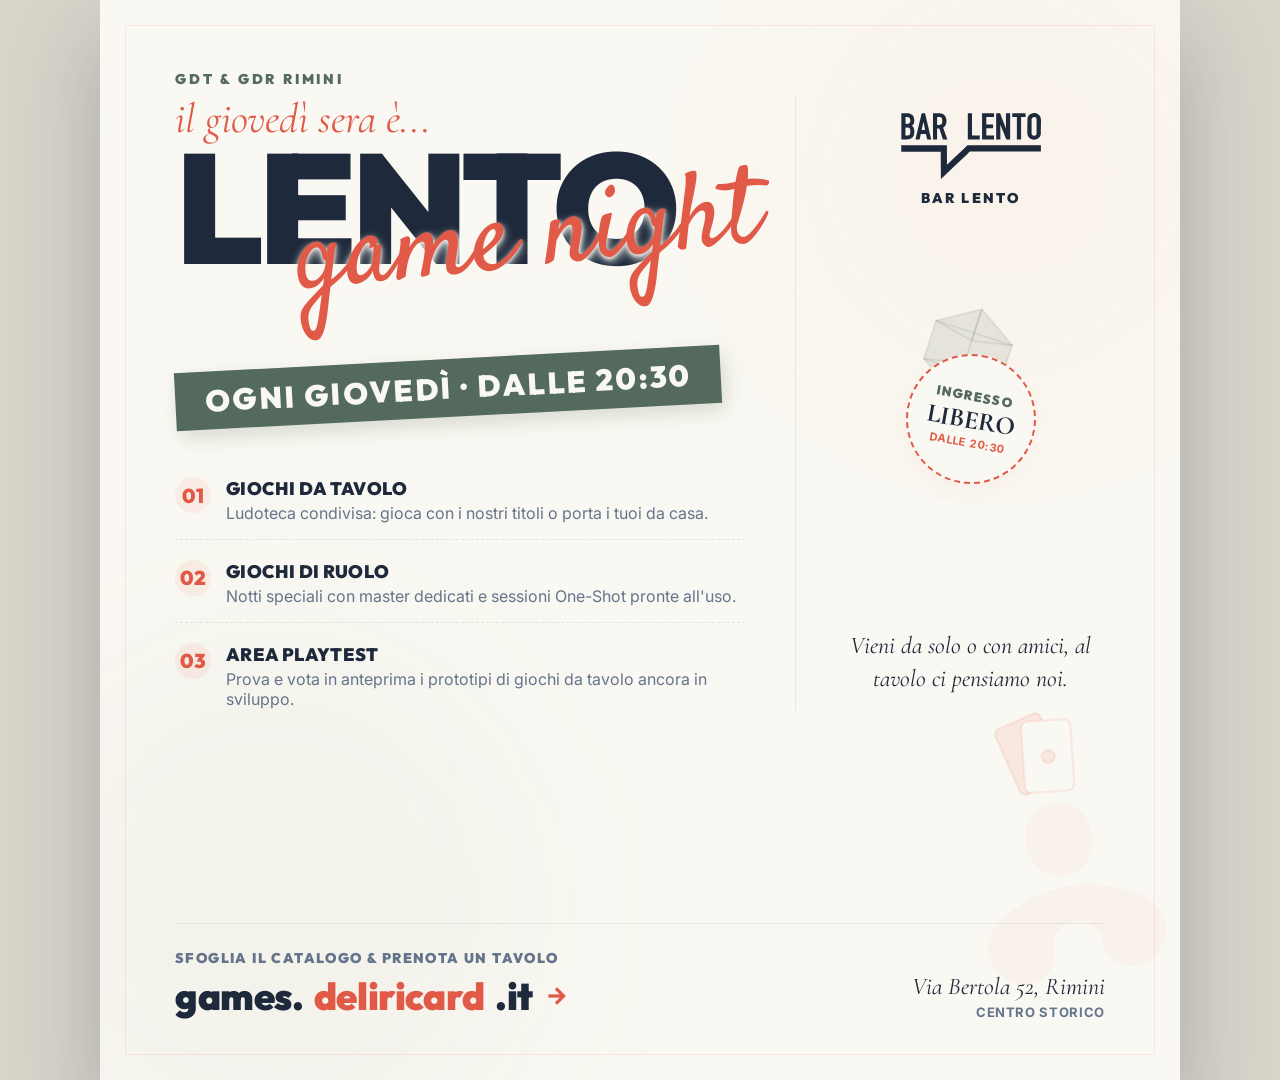
<file: volantino.html>
<!DOCTYPE html>
<html lang="it">
<head>
  <meta charset="UTF-8">
  <title>Volantino Instagram Bar Lento</title>
  <!-- Google Fonts -->
  <link rel="preconnect" href="https://fonts.googleapis.com">
  <link rel="preconnect" href="https://fonts.gstatic.com" crossorigin>
  <link href="https://fonts.googleapis.com/css2?family=Cormorant+Garamond:ital,wght@1,500;1,600;1,700&family=Inter:wght@400;500;600;700&family=Outfit:wght@800;900&family=Satisfy&display=swap" rel="stylesheet">
  <style>
    :root {
      --color-bg: #faf8f2; /* Warm paper cream */
      --color-accent: #e05a47; /* Terracotta */
      --color-accent-sage: #536a5c; /* Sage Green */
      --color-text-dark: #1e293b;
      --color-text-muted: #64748b;
      --font-display: 'Outfit', sans-serif;
      --font-serif: 'Cormorant Garamond', serif;
      --font-script: 'Satisfy', cursive;
      --font-body: 'Inter', sans-serif;
    }

    * {
      box-sizing: border-box;
      margin: 0;
      padding: 0;
    }

    body {
      background-color: #d8d4ca;
      display: flex;
      justify-content: center;
      align-items: center;
      min-height: 100vh;
      font-family: var(--font-body);
      -webkit-font-smoothing: antialiased;
    }

    /* Instagram 1:1 post container - Canva style */
    .instagram-post {
      width: 1080px;
      height: 1080px;
      background-color: var(--color-bg);
      position: relative;
      overflow: hidden;
      display: flex;
      flex-direction: column;
      justify-content: space-between;
      padding: 70px 75px 60px 75px;
      box-shadow: 0 40px 80px rgba(30, 41, 59, 0.25);
    }

    /* Inset frame border */
    .inset-frame {
      position: absolute;
      top: 25px;
      left: 25px;
      right: 25px;
      bottom: 25px;
      border: 1.5px solid rgba(224, 90, 71, 0.12);
      pointer-events: none;
      z-index: 10;
    }

    /* Organic Background Glows */
    .organic-blob-1 {
      position: absolute;
      top: -50px;
      right: -50px;
      width: 450px;
      height: 450px;
      border-radius: 50%;
      background-color: rgba(224, 90, 71, 0.03);
      filter: blur(80px);
      z-index: 1;
    }

    .organic-blob-2 {
      position: absolute;
      bottom: -100px;
      left: -100px;
      width: 550px;
      height: 550px;
      border-radius: 50%;
      background-color: rgba(83, 106, 92, 0.04);
      filter: blur(90px);
      z-index: 1;
    }

    /* Graphic game elements floating with transparency */
    .graphic-element {
      position: absolute;
      fill: currentColor;
      pointer-events: none;
      z-index: 2;
    }

    .meeple-giant {
      bottom: 40px;
      right: -30px;
      width: 280px;
      height: 280px;
      color: rgba(224, 90, 71, 0.035);
      transform: rotate(-10deg);
    }

    .dice-d20 {
      top: 28%;
      right: 15%;
      width: 100px;
      height: 100px;
      color: rgba(83, 106, 92, 0.12);
      transform: rotate(18deg);
    }

    .playing-cards {
      bottom: 25%;
      right: 8%;
      width: 110px;
      height: 110px;
      color: rgba(224, 90, 71, 0.1);
      transform: rotate(-12deg);
    }

    /* Content layers */
    .content-wrapper {
      position: relative;
      z-index: 5;
      height: 100%;
      display: flex;
      flex-direction: column;
      justify-content: space-between;
    }

    /* Top: Presenters & Logo */
    .top-row {
      display: flex;
      justify-content: space-between;
      align-items: center;
      width: 100%;
    }

    .presenter-tag {
      font-family: var(--font-display);
      font-size: 14px;
      font-weight: 900;
      letter-spacing: 0.2em;
      color: var(--color-accent-sage);
      text-transform: uppercase;
    }

    /* Split Main Layout */
    .main-grid {
      display: grid;
      grid-template-columns: 1fr 310px;
      gap: 50px;
      margin-top: 10px;
      margin-bottom: auto;
    }

    .left-column {
      display: flex;
      flex-direction: column;
      justify-content: center;
    }

    /* Main Typography Block */
    .title-block {
      position: relative;
      margin-bottom: 25px;
    }

    .pre-title {
      font-family: var(--font-serif);
      font-size: 42px;
      font-style: italic;
      color: var(--color-accent);
      line-height: 1;
      margin-bottom: 5px;
    }

    .main-title-container {
      position: relative;
      display: inline-block;
    }

    .main-title-lento {
      font-family: var(--font-display);
      font-size: 155px;
      font-weight: 900;
      line-height: 0.8;
      letter-spacing: -0.04em;
      color: var(--color-text-dark);
    }

    .main-title-script {
      font-family: var(--font-script);
      font-size: 110px;
      color: var(--color-accent);
      position: absolute;
      bottom: -50px;
      left: 120px;
      transform: rotate(-6deg);
      text-shadow: 0 4px 10px rgba(250, 248, 242, 0.9), 0 2px 4px rgba(250, 248, 242, 0.9);
      white-space: nowrap;
    }

    /* Rotated Sticker Tape */
    .sticker-tape {
      background-color: var(--color-accent-sage);
      color: var(--color-bg);
      font-family: var(--font-display);
      font-size: 30px;
      font-weight: 900;
      letter-spacing: 0.08em;
      padding: 10px 30px;
      transform: rotate(-3deg);
      display: inline-block;
      margin-top: 90px;
      box-shadow: 4px 8px 20px rgba(83, 106, 92, 0.2);
    }

    /* Information Features List (Canva Checklists) */
    .info-features {
      margin-top: 35px;
      display: flex;
      flex-direction: column;
      gap: 20px;
    }

    .feature-item {
      display: flex;
      align-items: flex-start;
      gap: 15px;
      border-bottom: 1px dashed rgba(30, 41, 59, 0.1);
      padding-bottom: 15px;
    }

    .feature-item:last-child {
      border-bottom: none;
      padding-bottom: 0;
    }

    .feature-num {
      font-family: var(--font-display);
      font-size: 20px;
      font-weight: 900;
      color: var(--color-accent);
      background-color: rgba(224, 90, 71, 0.08);
      width: 36px;
      height: 36px;
      border-radius: 50%;
      display: flex;
      justify-content: center;
      align-items: center;
      flex-shrink: 0;
    }

    .feature-text h4 {
      font-family: var(--font-display);
      font-size: 18px;
      font-weight: 900;
      color: var(--color-text-dark);
      margin-bottom: 3px;
      text-transform: uppercase;
      letter-spacing: 0.02em;
    }

    .feature-text p {
      font-size: 16px;
      color: var(--color-text-muted);
      line-height: 1.3;
    }

    /* Right Column: Logo, Stamp, Cozy description */
    .right-column {
      display: flex;
      flex-direction: column;
      align-items: center;
      justify-content: space-between;
      border-left: 1px solid rgba(30, 41, 59, 0.08);
      padding-left: 40px;
      padding-top: 15px;
      padding-bottom: 15px;
    }

    .logo-container {
      display: flex;
      flex-direction: column;
      align-items: center;
      gap: 10px;
      text-align: center;
    }

    .bar-lento-logo-graphic {
      width: 140px;
      color: var(--color-text-dark);
    }

    .bar-lento-logo-graphic svg {
      width: 100%;
      height: auto;
      display: block;
    }

    .bar-lento-logo-label {
      font-family: var(--font-display);
      font-size: 14px;
      font-weight: 900;
      letter-spacing: 0.15em;
      color: var(--color-text-dark);
      text-transform: uppercase;
    }

    /* Circular Dotted Stamp */
    .stamp-badge {
      width: 130px;
      height: 130px;
      border: 2px dashed var(--color-accent);
      border-radius: 50%;
      display: flex;
      flex-direction: column;
      justify-content: center;
      align-items: center;
      transform: rotate(10deg);
      background-color: var(--color-bg);
      box-shadow: 0 8px 20px rgba(224, 90, 71, 0.05);
      margin: 30px 0;
    }

    .stamp-title {
      font-family: var(--font-display);
      font-size: 13px;
      font-weight: 900;
      color: var(--color-accent-sage);
      letter-spacing: 0.1em;
      text-transform: uppercase;
    }

    .stamp-main {
      font-family: var(--font-serif);
      font-size: 26px;
      font-weight: 700;
      color: var(--color-text-dark);
      line-height: 1.1;
      margin: 2px 0;
      text-align: center;
    }

    .stamp-sub {
      font-family: var(--font-body);
      font-size: 11px;
      font-weight: 700;
      color: var(--color-accent);
      text-transform: uppercase;
      letter-spacing: 0.05em;
    }

    .cozy-intro {
      font-family: var(--font-serif);
      font-size: 24px;
      font-style: italic;
      color: var(--color-text-dark);
      text-align: center;
      line-height: 1.35;
    }

    /* Footer Section */
    .footer-section {
      display: flex;
      justify-content: space-between;
      align-items: flex-end;
      width: 100%;
      border-top: 1.5px solid rgba(30, 41, 59, 0.08);
      padding-top: 25px;
    }

    .footer-left {
      display: flex;
      flex-direction: column;
      gap: 5px;
    }

    .footer-tagline {
      font-family: var(--font-display);
      font-size: 14px;
      font-weight: 900;
      letter-spacing: 0.1em;
      color: var(--color-text-muted);
      text-transform: uppercase;
    }

    .footer-link {
      font-family: var(--font-display);
      font-size: 38px;
      font-weight: 900;
      color: var(--color-text-dark);
      letter-spacing: -0.01em;
      display: flex;
      align-items: center;
      gap: 10px;
    }

    .footer-link span {
      color: var(--color-accent);
    }

    .footer-link svg {
      width: 26px;
      height: 26px;
      fill: none;
      stroke: var(--color-accent);
      stroke-width: 3;
    }

    .footer-right-details {
      text-align: right;
    }

    .address-text {
      font-family: var(--font-serif);
      font-size: 24px;
      font-style: italic;
      color: var(--color-text-dark);
    }

    .sub-address-text {
      font-family: var(--font-body);
      font-size: 13px;
      font-weight: 700;
      letter-spacing: 0.05em;
      color: var(--color-text-muted);
      text-transform: uppercase;
      margin-top: 3px;
    }
  </style>
</head>
<body>

  <div class="instagram-post">
    <!-- Fine frame -->
    <div class="inset-frame"></div>

    <!-- Organic Background Blobs -->
    <div class="organic-blob-1"></div>
    <div class="organic-blob-2"></div>

    <!-- Floating vector graphics -->
    <!-- Giant Background Meeple -->
    <svg class="graphic-element meeple-giant" viewBox="0 0 100 100">
      <path d="M 50,15 C 57,15 62,21 62,28 C 62,35 57,41 50,41 C 43,41 38,35 38,28 C 38,21 43,15 50,15 Z M 50,45 C 60,45 68,48 76,53 C 82,57 84,65 80,71 C 76,77 69,79 63,75 C 60,73 59,70 59,67 C 59,62 55,58 50,58 C 45,58 41,62 41,67 C 41,70 40,73 37,75 C 31,79 24,77 20,71 C 16,65 18,57 24,53 C 32,48 40,45 50,45 Z" />
    </svg>

    <!-- D20 Outline -->
    <svg class="graphic-element dice-d20" viewBox="0 0 100 100" stroke="currentColor" stroke-width="1.8" fill="none">
      <polygon points="50,5 90,30 90,70 50,95 10,70 10,30" />
      <polygon points="50,5 50,95" />
      <polygon points="10,30 90,30" />
      <polygon points="10,70 90,70" />
      <line x1="50" y1="38" x2="10" y2="30" />
      <line x1="50" y1="38" x2="90" y2="30" />
      <line x1="50" y1="38" x2="50" y2="5" />
      <line x1="50" y1="62" x2="10" y2="70" />
      <line x1="50" y1="62" x2="90" y2="70" />
      <line x1="50" y1="62" x2="50" y2="95" />
    </svg>

    <!-- Playing Cards Outline -->
    <svg class="graphic-element playing-cards" viewBox="0 0 100 100" stroke="currentColor" stroke-width="2" fill="none">
      <rect x="20" y="15" width="45" height="65" rx="6" transform="rotate(-12 42.5 47.5)" />
      <rect x="35" y="20" width="45" height="65" rx="6" transform="rotate(8 57.5 52.5)" fill="var(--color-bg)" />
      <circle cx="58" cy="53" r="6" fill="currentColor" transform="rotate(8 57.5 52.5)" />
    </svg>

    <div class="content-wrapper">
      <!-- Top Row -->
      <div class="top-row">
        <span class="presenter-tag">GDT & GDR RIMINI</span>
      </div>

      <!-- Main Layout Grid -->
      <div class="main-grid">
        <!-- Left: Text content -->
        <div class="left-column">
          <div class="title-block">
            <div class="pre-title">il giovedì sera è...</div>
            <div class="main-title-container">
              <div class="main-title-lento">LENTO</div>
              <div class="main-title-script">game night</div>
            </div>
            <div>
              <div class="sticker-tape">
                OGNI GIOVEDÌ · DALLE 20:30
              </div>
            </div>
          </div>

          <!-- Feature checklists -->
          <div class="info-features">
            <div class="feature-item">
              <div class="feature-num">01</div>
              <div class="feature-text">
                <h4>Giochi da Tavolo</h4>
                <p>Ludoteca condivisa: gioca con i nostri titoli o porta i tuoi da casa.</p>
              </div>
            </div>
            <div class="feature-item">
              <div class="feature-num">02</div>
              <div class="feature-text">
                <h4>Giochi di Ruolo</h4>
                <p>Notti speciali con master dedicati e sessioni One-Shot pronte all'uso.</p>
              </div>
            </div>
            <div class="feature-item">
              <div class="feature-num">03</div>
              <div class="feature-text">
                <h4>Area Playtest</h4>
                <p>Prova e vota in anteprima i prototipi di giochi da tavolo ancora in sviluppo.</p>
              </div>
            </div>
          </div>
        </div>

        <!-- Right: Branding, stamp, and small desc -->
        <div class="right-column">
          <!-- Logo bar lento -->
          <div class="logo-container">
            <div class="bar-lento-logo-graphic">
              <svg viewBox="0 0 1703 805" fill="currentColor">
                <path d="M556.34,392l2.54,11.46c-1.74,71.27,2.16,142.86,0,214.09-.09,3-1.02,5.53-1.04,8.45l4.54-.94c67.34-64.34,135.43-127.78,203.4-191.54,11.64-10.92,22.95-23.6,34.96-34.03,2.47-2.14,7.76-6.98,10.57-7.43,148.89.98,298.02-1.04,446.77-1.1,147.27-.06,294.49,1.27,441.76,1.01,1.4.33,1.63,4.27,1.71,5.5,1.56,22.71-.85,47.65-.53,70.56l-2.46,1.54-860.06-.3c-9.02,6.03-15.82,14.88-23.72,22.27-108.71,101.71-216.83,204.61-325.03,306.88-1.18,1.11-2.83,2.1-4.38,2.62l-2.51-331.02H4.5c-1.43-.88-1.38-1.99-1.55-3.45-1.82-15.55.25-37.66.1-54.09-.04-4.49-1.79-13.86-.59-17.51.38-1.17,1.17-2.12,2.04-2.95h551.84Z"/>
                <path d="M1205.15,4l69.99,180.01c3.79,1.27,1.46-8.42,1.44-9.47-.91-55.78.4-111.86.5-167.59l2.05-2.95h46.99l1.5,1.5v315.5c-1.83.46-3.53.9-5.45,1.05-9.83.77-27.3.83-37.08,0-1.82-.16-3.67-.15-5.22-1.27l-69.21-176.28-2,1.01v175.5h-50.99V5.5l1.5-1.5h45.99Z"/>
                <path d="M4,5.5l3.45-1.55c51.35,2.07,124.38-13.16,147.99,47.07,7.51,19.16,9.04,64.5-1.66,82.3l-20.87,21.16c3.36,5.2,9.11,7.52,13.57,12.5,19.87,22.26,18.41,84.25,7.34,110.37-24,56.66-97.05,42.9-146.36,44.69-3.84-.44-3.45-.92-3.45-3.55V5.5ZM55.23,131.75c1.58,1.81,21.54,1.58,25.29,1.28,19.94-1.56,30.34-11.73,32.33-31.66,2.15-21.48-.91-43.77-24.82-49.92-6.28-1.62-24.36-2.57-30.54-1.45-1.11.2-1.9.51-2.43,1.57l.17,80.18ZM54.98,273h29.49c3.11,0,13.64-4.53,16.43-6.56,8.58-6.25,11.41-19.82,12.1-29.89,1-14.58,1.24-43.38-10.52-53.56-7.23-6.25-34.57-8.16-44.06-7.04-3.61.42-4.07,2.14-4.46,5.54,1.71,27.95-2.21,58.42-.03,86.07.15,1.93.59,3.62,1.05,5.45Z"/>
                <path d="M388.89,5c1.83-.46,3.53-.9,5.45-1.05,23.63-1.86,74.15-2.01,96.77,2.3,68.57,13.07,81.57,118.86,37.27,159.77-3.51,3.24-12.52,8.17-14.52,10.48-.81.93-1.29,1.55-1,2.87l50.84,140.3-1.35,2.32h-48.99c-.69,0-3.97-1.54-4.3-2.7l-42.14-127.85-2.55-3.45h-23.99l-1.5,1.5v131l-1.5,1.5h-45.99c-.18,0-2.5-2.32-2.5-2.5V5ZM439.87,50c.55,1.28-1,2.96-1,3.5v90l1.5,1.5h29.99c7.42,0,19.97-5.45,24.49-11.5,9.26-12.38,9.84-56.25,2.21-69.21-4.85-8.23-17.36-14.29-26.7-14.29h-30.49Z"/>
                <path d="M1617.36,1.27c42.38-1.53,80.7,29.3,84.19,72.19,4.62,56.76-3.56,119.67,0,177.08-6.54,97.89-158.04,98.39-164.04,0-3.69-60.52,1.83-126.01,1.3-186.79,7.56-37.57,41.03-61.13,78.54-62.49ZM1614.31,50.28c-12.78,1.46-23.57,10.37-25.69,23.3l-.12,174.95c1.23,33.78,52.61,36.98,60.96,5.9l.1-179.98c-2.03-18.17-18.31-26.11-35.25-24.18Z"/>
                <path d="M177.45,322c-.73-.22-1.56-1.59-1.53-2.49L250.62,6.27l.97-1.35c2.07-1.33,32.38-1.42,36.89-.97,2.06.21,3.8-.08,4.9,2.1l74.38,314.81c-.76.1-2,1.15-2.36,1.15h-44.99c-.19,0-2.18-1.19-2.48-1.52l-14.98-65.02-62.08-.02-13.77,64.16c.02,1.09-2.03,2.4-2.67,2.4h-46.99ZM292.92,208c-4.11-25.01-9.12-50.16-14.49-75.01-.72-3.35-4.96-24.89-7.01-24.97l-20.49,99.98h41.99Z"/>
                <path d="M1131.67,4v46h-92.47l-1.5,1.5v86l1.5,1.5h78.98l1.5,1.5v41c0,.38-2.27,3.5-2.5,3.5h-79.48v86.5l1.5,1.5h92.47v49h-142.46c-.28,0-2.73-1.55-3-2V6.02c.24-.47,1.83-2.02,2-2.02h143.46Z"/>
                <path d="M1515.56,50h-53.48l-1.5,1.5v269.5h-50.99V52.5c0-.18-2.32-2.5-2.5-2.5h-51.99l-1.5-1.5V7.5c0-.54,1.55-2.22,1-3.5h159.45l1.5,1.5v44.5Z"/>
                <path d="M863.75,5v266.5l1.5,1.5h90.97l1.5,1.5v47.5h-143.46c-4.86-4.72-1.56-11.71-1.45-17.45,1.89-98.96-1.48-198.12-.1-297.1l1.55-3.45h46.99c.33,0,1.52,1.32,2.5,1Z"/>
              </svg>
            </div>
            <div class="bar-lento-logo-label">Bar Lento</div>
          </div>

          <!-- Dotted Circular Stamp -->
          <div class="stamp-badge">
            <span class="stamp-title">INGRESSO</span>
            <span class="stamp-main">LIBERO</span>
            <span class="stamp-sub">dalle 20:30</span>
          </div>

          <p class="cozy-intro">
            Vieni da solo o con amici, al tavolo ci pensiamo noi.
          </p>
        </div>
      </div>

      <!-- Footer Section -->
      <div class="footer-section">
        <div class="footer-left">
          <span class="footer-tagline">Sfoglia il catalogo & prenota un tavolo</span>
          <div class="footer-link">
            games.<span>deliricard</span>.it
            <svg viewBox="0 0 24 24">
              <line x1="5" y1="12" x2="19" y2="12"></line>
              <polyline points="12 5 19 12 12 19"></polyline>
            </svg>
          </div>
        </div>
        <div class="footer-right-details">
          <div class="address-text">Via Bertola 52, Rimini</div>
          <div class="sub-address-text">Centro Storico</div>
        </div>
      </div>
    </div>
  </div>

</body>
</html>
</file>
